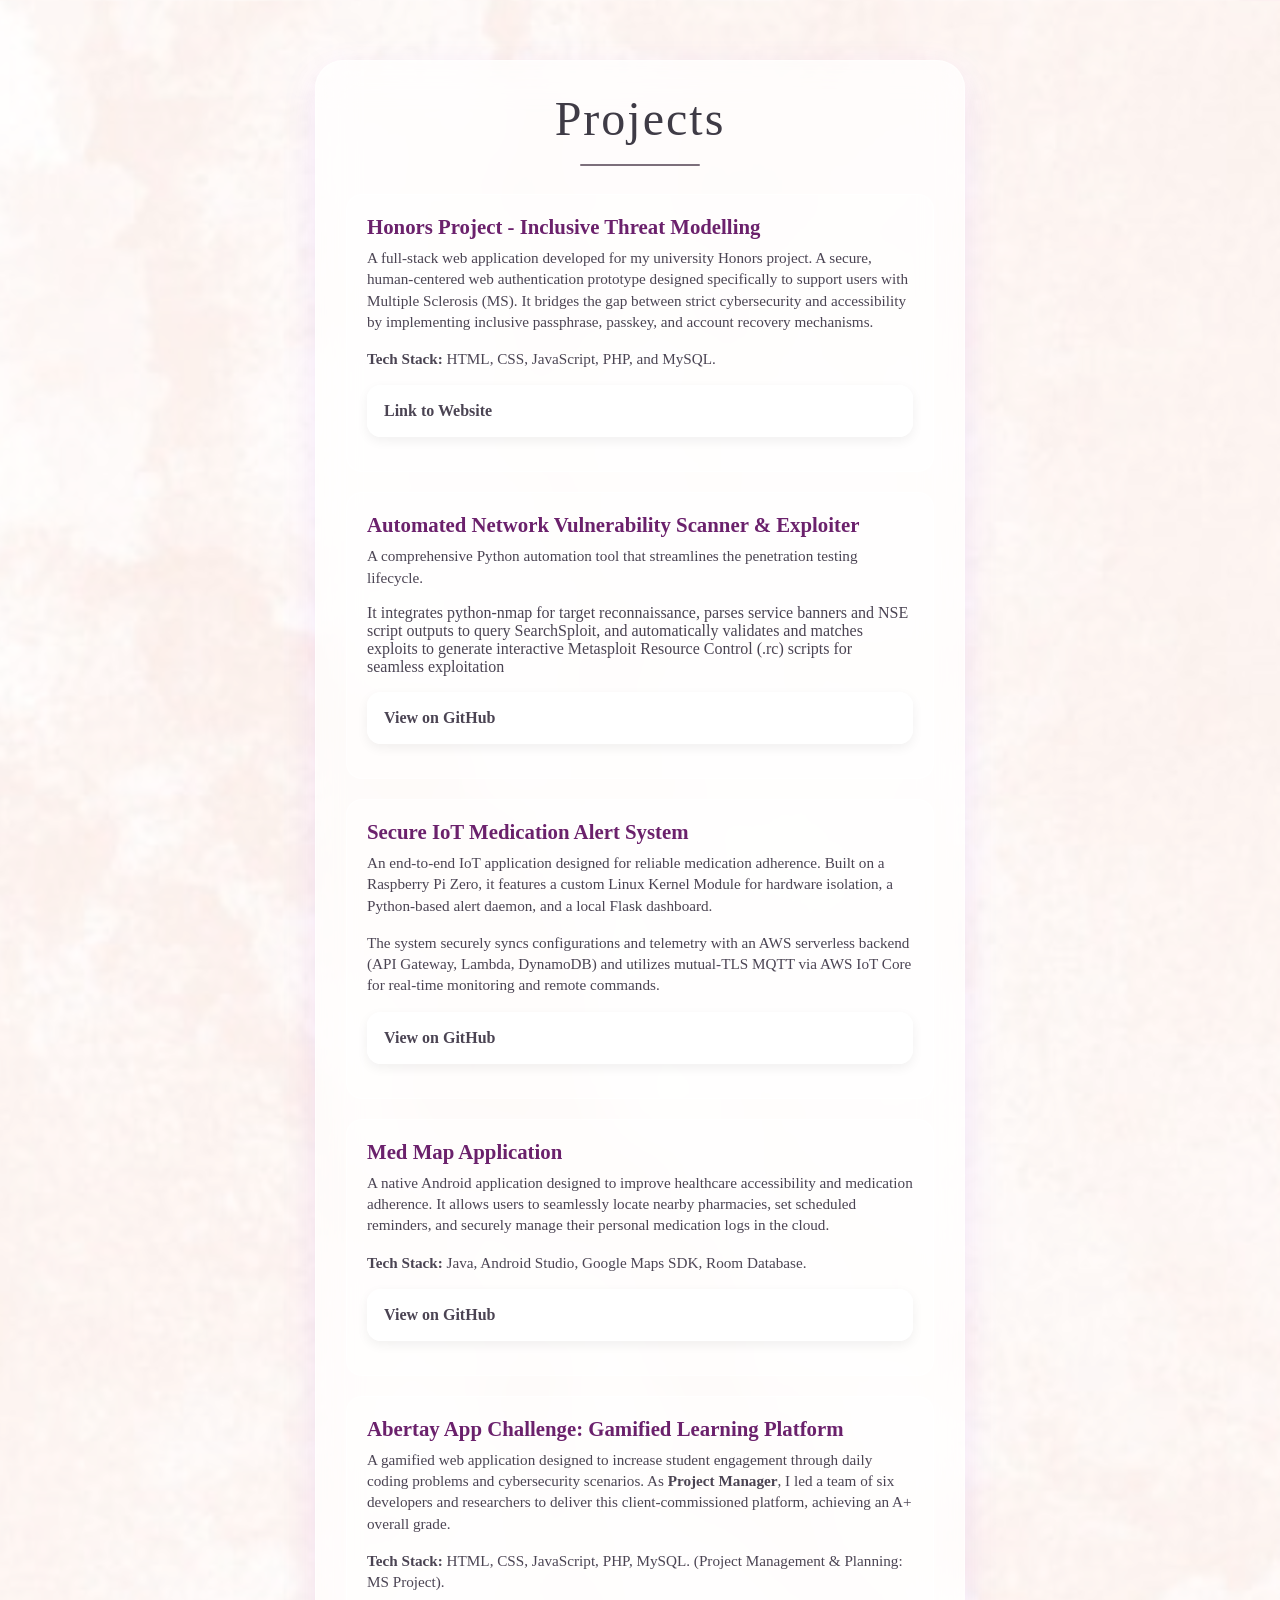
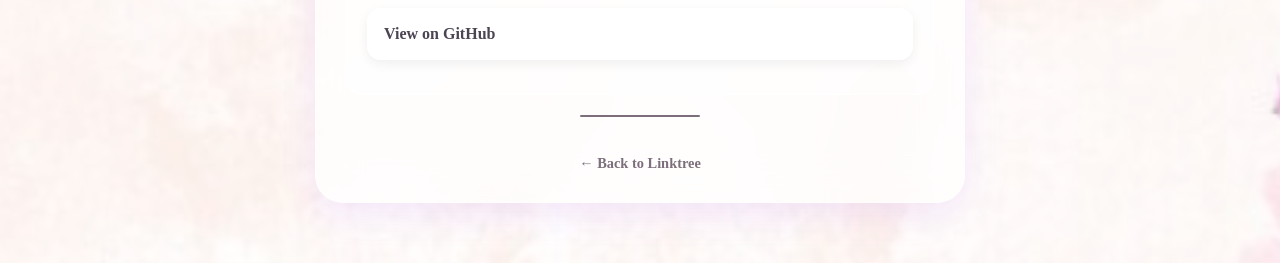
<file: projects.html>
<!DOCTYPE html>
<html lang="en">
<head>
  <meta charset="UTF-8">
  <meta name="viewport" content="width=device-width, initial-scale=1.0">
  <title>Snow White | Projects</title>
  
  <link rel="stylesheet" href="style.css"> 
  
  <style>
   
  /* OVERRIDES FOR THIS PAGE ONLY */
    body {
      align-items: flex-start; 
      padding-top: 60px;
      padding-bottom: 60px;
    }
    .container {
      max-width: 650px; 
    }
    
        .project-card {
      background: rgba(255, 255, 255, 0.4);
      padding: 20px;
      border-radius: 16px;
      margin-bottom: 20px;
      border: 1px solid rgba(255,255,255,0.6);
      text-align: left; /* This is the magic line! */
    }

    
    .project-card h2 {
      font-size: 1.3rem;
      color: #6b216c; 
      margin-bottom: 8px;
    }
    .project-card p {
      font-size: 0.95rem;
      margin-bottom: 16px;
      line-height: 1.4;
    }
    
    .back-link {
      display: inline-block;
      margin-top: 10px;
      color: #7c6f7b;
      text-decoration: none;
      font-size: 0.9rem;
      font-weight: 600;
      transition: color 0.2s ease;
    }
    .back-link:hover {
      color: #6b216c;
    }
    
  </style>
</head>
<body>

  <div class="container">
    <h1>Projects</h1>
    <div class="divider"></div>

    <div class="project-card">
      <h2>Honors Project - Inclusive Threat Modelling</h2>
      <p>A full-stack web application developed for my university Honors project. A secure, human-centered web authentication prototype designed specifically to support users with Multiple Sclerosis (MS). It bridges the gap between strict cybersecurity and accessibility by implementing inclusive passphrase, passkey, and account recovery mechanisms.</p>
      <p><strong>Tech Stack:</strong> HTML, CSS, JavaScript, PHP, and MySQL.</p>
      <div class="links">
        <a href="https://mayar.abertay.ac.uk/~2302444/Inclusive%20Threat%20Modelling/" target="_blank">Link to Website</a>
      </div>
    </div>

    <div class="project-card">
      <h2>Automated Network Vulnerability Scanner & Exploiter</h2>
      <p>A comprehensive Python automation tool that streamlines the penetration testing lifecycle. </p>
        <p></p>It integrates python-nmap for target reconnaissance, parses service banners and NSE script outputs to query SearchSploit, and automatically validates and matches exploits to generate interactive Metasploit Resource Control (.rc) scripts for seamless exploitation</p>
      <div class="links">
        <a href="https://github.com/FairestRose/Network-Scanner-with-SearchSploit-and-Metasploit-RC-Integration" target="_blank">View on GitHub</a>
      </div>
    </div>

    <div class="project-card">
      <h2>Secure IoT Medication Alert System</h2>
      <p>An end-to-end IoT application designed for reliable medication adherence. Built on a Raspberry Pi Zero, it features a custom Linux Kernel Module for hardware isolation, a Python-based alert daemon, and a local Flask dashboard. </p>
       <p> The system securely syncs configurations and telemetry with an AWS serverless backend (API Gateway, Lambda, DynamoDB) and utilizes mutual-TLS MQTT via AWS IoT Core for real-time monitoring and remote commands.</p>
      <div class="links">
        <a href="https://github.com/FairestRose/CMP408-IoT-and-Cloud-Secure-Development/blob/main/README.md" target="_blank">View on GitHub</a>
      </div>
    </div>

   <div class="project-card">
      <h2>Med Map Application </h2>
      <p>A native Android application designed to improve healthcare accessibility and medication adherence. It allows users to seamlessly locate nearby pharmacies, set scheduled reminders, and securely manage their personal medication logs in the cloud.</p>
      <p><strong>Tech Stack:</strong> Java, Android Studio, Google Maps SDK, Room Database.</p>
      <div class="links">
        <a href="https://github.com/FairestRose/CMP309-Software-Development-for-Mobile-Devices/blob/main/README.md" target="_blank">View on GitHub</a>
      </div>
    </div>

    <div class="project-card">
      <h2>Abertay App Challenge: Gamified Learning Platform</h2>
      <p>A gamified web application designed to increase student engagement through daily coding problems and cybersecurity scenarios. As <strong>Project Manager</strong>, I led a team of six developers and researchers to deliver this client-commissioned platform, achieving an A+ overall grade.</p>
      <p><strong>Tech Stack:</strong> HTML, CSS, JavaScript, PHP, MySQL. (Project Management & Planning: MS Project).</p>
      <div class="links">
        <a href="https://github.com/FairestRose/Abertay-App-Challenge-Website" target="_blank">View on GitHub</a>
      </div>
    </div>
    
    <div class="divider"></div>
    <a href="index.html" class="back-link">← Back to Linktree</a>
  </div>

</body>
</html>
</file>
<file: style.css>
@import url('https://fonts.googleapis.com/css2?family=Inter:wght@400;600;700&display=swap');

:root {
  --bg1: #fdf4ff;
  --bg2: #fbcfe8;
  --bg3: #e9d5ff;
  --card: rgba(255, 255, 255, 0.7);
  --text: #6b216c;
  --subtext: #7c3f7c;
}

body.light {
  --bg1: #f8fafc;
  --bg2: #cbd5e1;
  --card: rgba(255,255,255,0.7);
  --text: #0f172a;
}

* {
  margin: 0;
  padding: 0;
  box-sizing: border-box;
}

body {
  font-family: Georgia, serif;
  color: #4b4453;
  min-height: 100vh;
  display: flex;
  justify-content: center;
  align-items: center;
  padding: 20px;
  background-image:
    linear-gradient(rgba(255,255,255,0.55), rgba(255,255,255,0.55)),
    url("background.jpg");
  background-size: cover;
  background-position: center;
}

@keyframes gradient {
  0% { background-position: 0% 50%; }
  50% { background-position: 100% 50%; }
  100% { background-position: 0% 50%; }
}

.container {
  width: 100%;
  max-width: 420px;
  padding: 30px;
  text-align: center;
  border-radius: 28px;
  background: var(--card);
  backdrop-filter: blur(20px);
  box-shadow: 0 12px 35px rgba(168, 85, 247, 0.12);
  border: 1px solid rgba(255,255,255,0.5);
}

.profile {
  width: 180px;
  height: 180px;
  border-radius: 50%;
  object-fit: cover;
  object-position: center; /* Changed from "center top" */
  margin: 0 auto 24px;
  display: block;
  border: 5px solid rgba(255,255,255,0.8);
  box-shadow: 0 8px 24px rgba(0,0,0,0.12);
}

h1 {
  font-size: 3rem;
  letter-spacing: 2px;
  font-weight: 500;
  margin-bottom: 8px;
  color: #3f3b46;
}

.bio {
  font-size: 1rem;
  letter-spacing: 3px;
  text-transform: uppercase;
  margin-bottom: 28px;
  color: #7c6f7b;
}

.socials {
  display: flex;
  justify-content: center;
  gap: 18px;
  margin: 20px 0 28px;
}

.socials a {
  color: var(--text);
  font-size: 22px;
  width: 46px;
  height: 46px;
  display: inline-flex;
  align-items: center;
  justify-content: center;
  border-radius: 14px;
  background: rgba(255, 255, 255, 0.75);
  text-decoration: none;
  box-shadow: 0 4px 12px rgba(192, 132, 252, 0.12);
  transition: all 0.25s ease;
}

.socials a:hover {
  transform: translateY(-3px);
  background: white;
}

.links a {
  display: block;
  text-decoration: none;
  color: #4b4453;
  padding: 16px;
  margin-bottom: 14px;
  border-radius: 14px;
  background: rgba(255,255,255,0.75);
  border: 1px solid rgba(255,255,255,0.7);
  font-weight: 600;
  box-shadow: 0 4px 12px rgba(0,0,0,0.06);
  transition: all 0.25s ease;
}

.links a:hover {
  transform: translateY(-2px);
  background: rgba(255,255,255,0.95);
}


.divider {
  width: 120px;
  height: 2px;
  background: #7c6f7b;
  margin: 18px auto 28px;
  border-radius: 10px;
}

footer {
  margin-top: 18px;
  font-size: 13px;
  opacity: 0.7;
}
</file>
